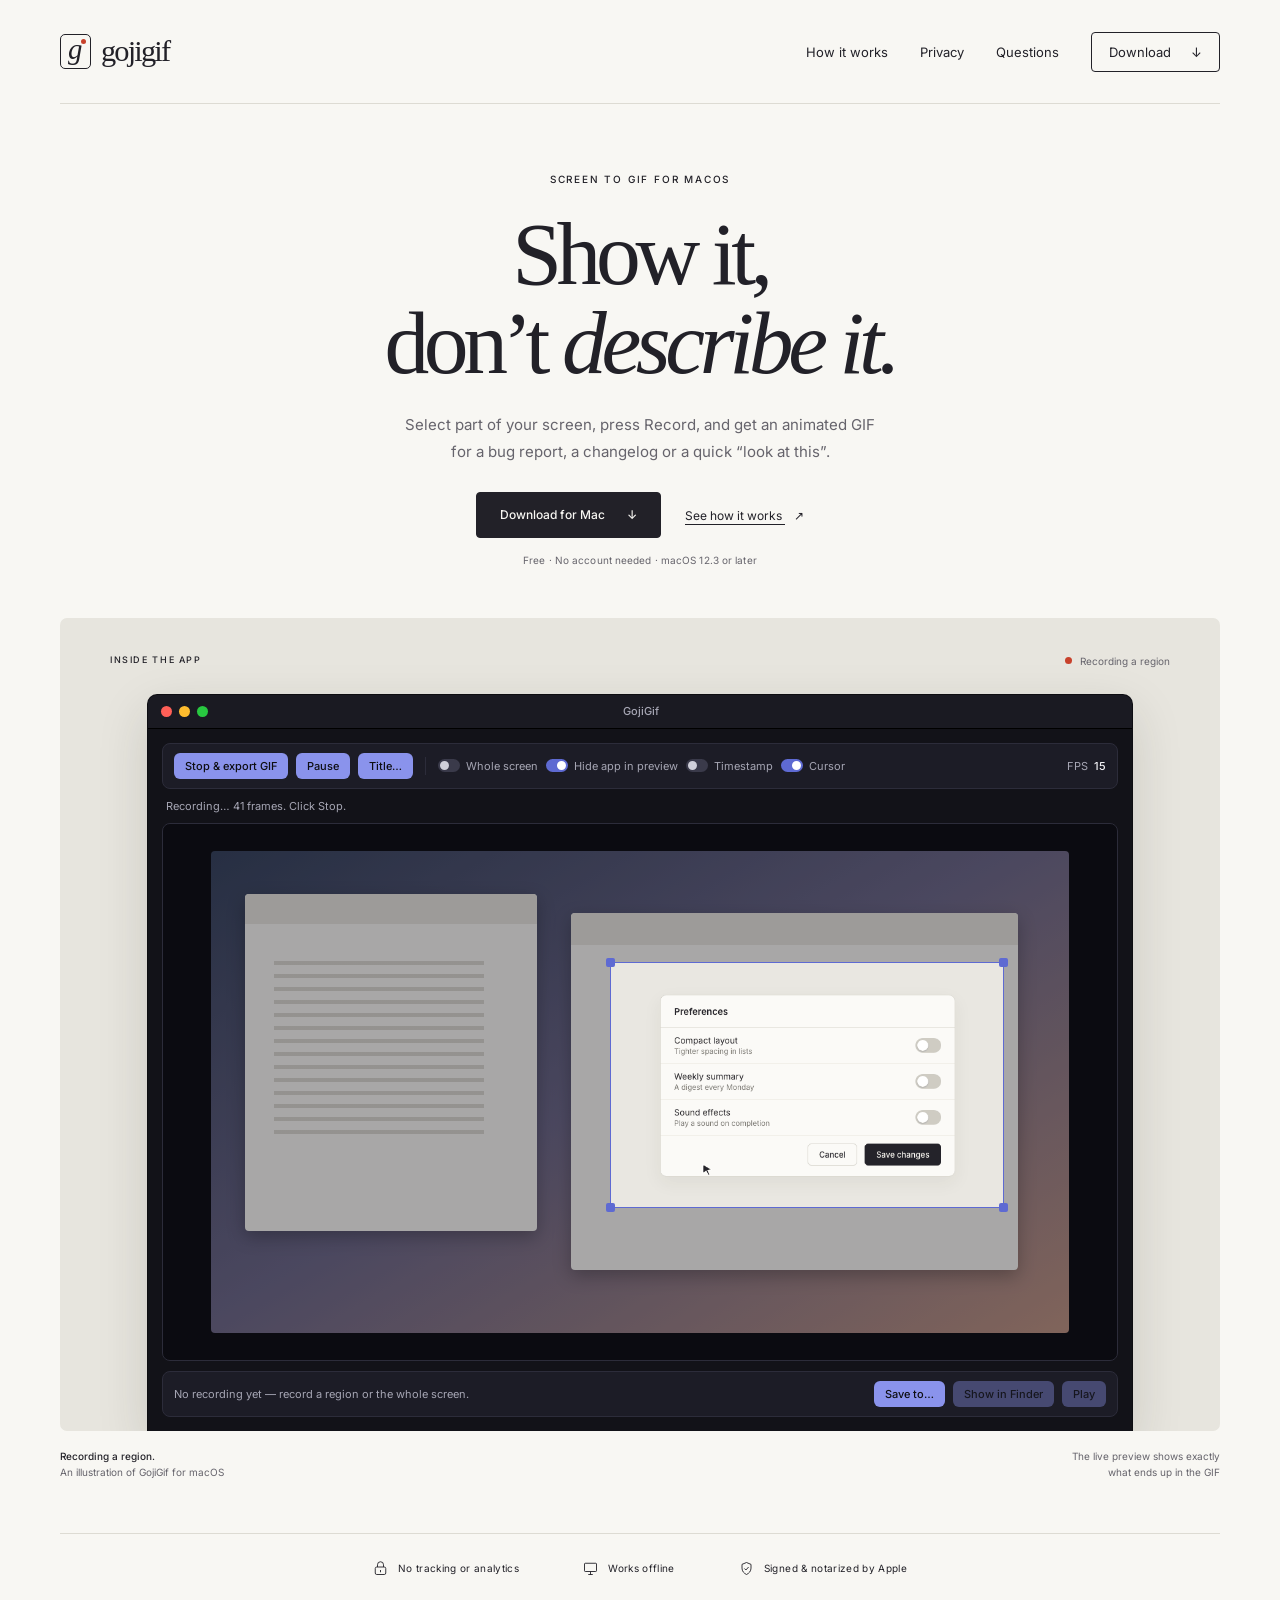
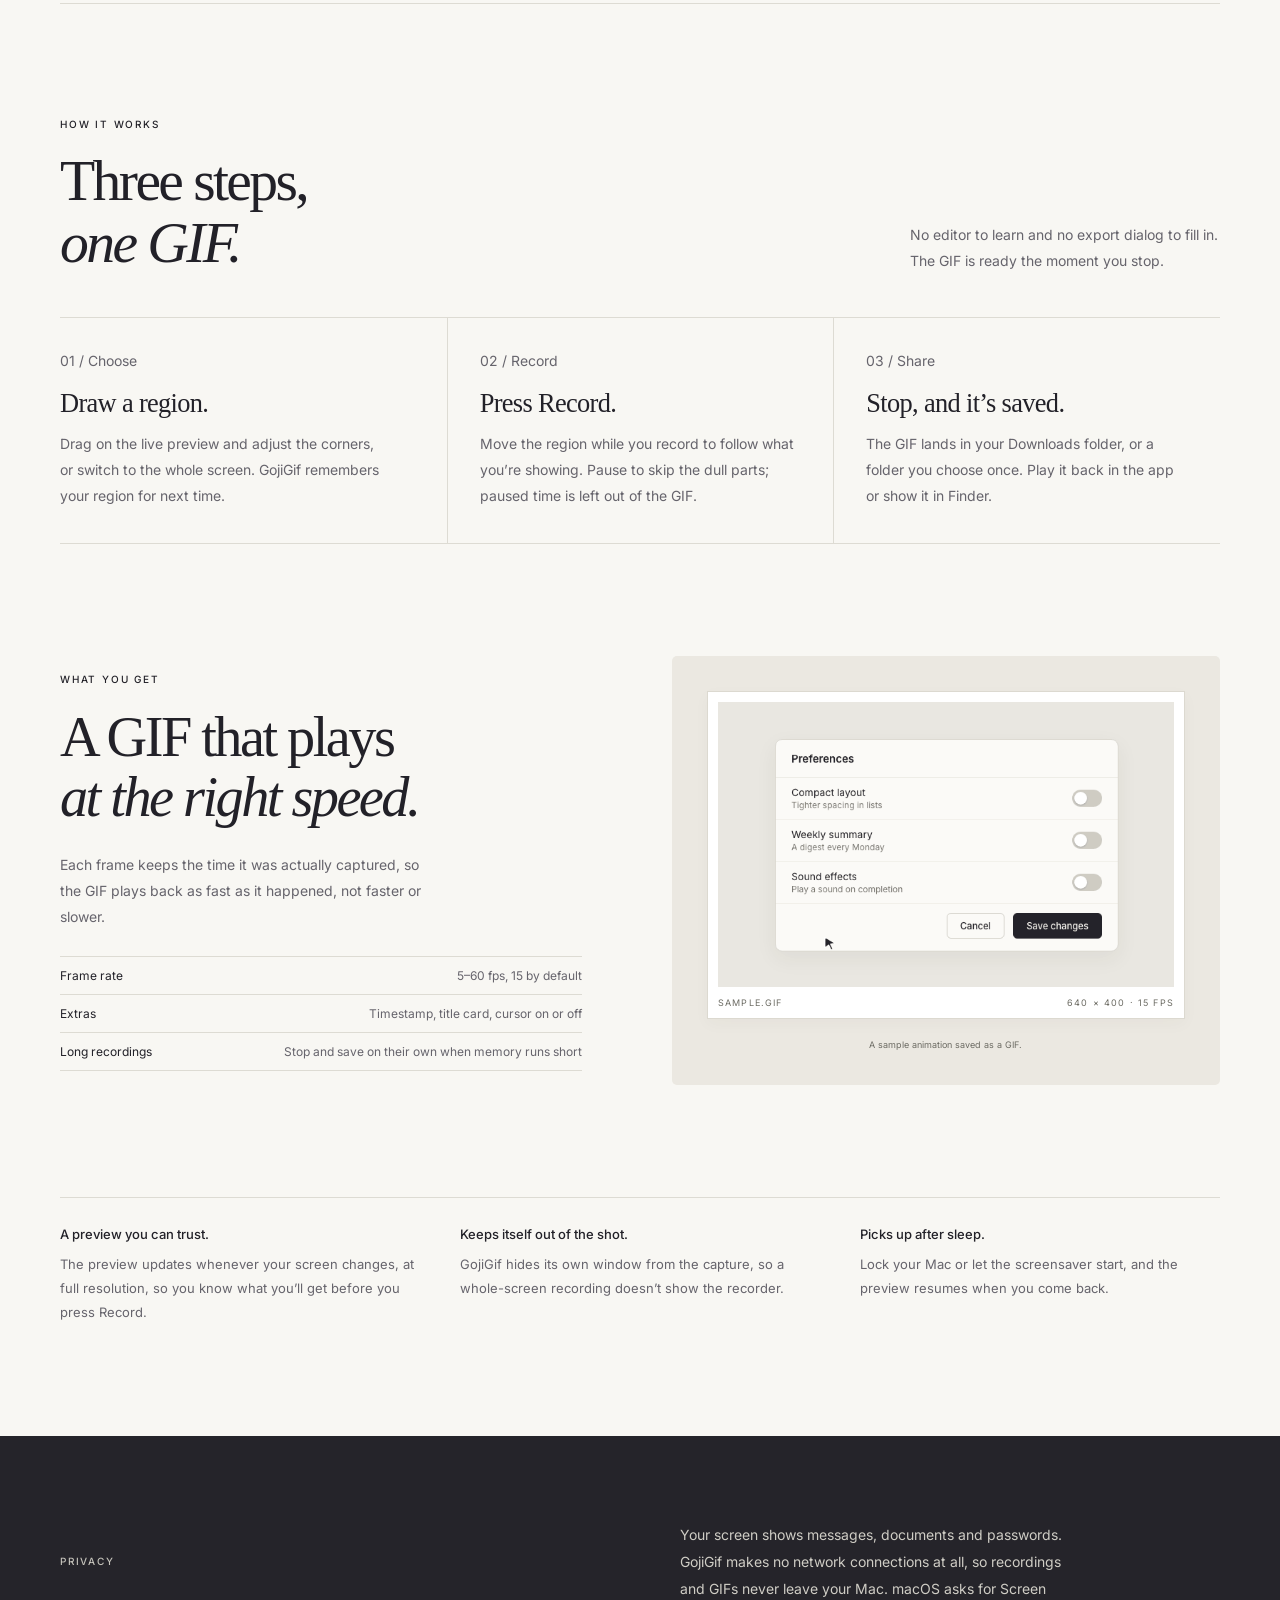
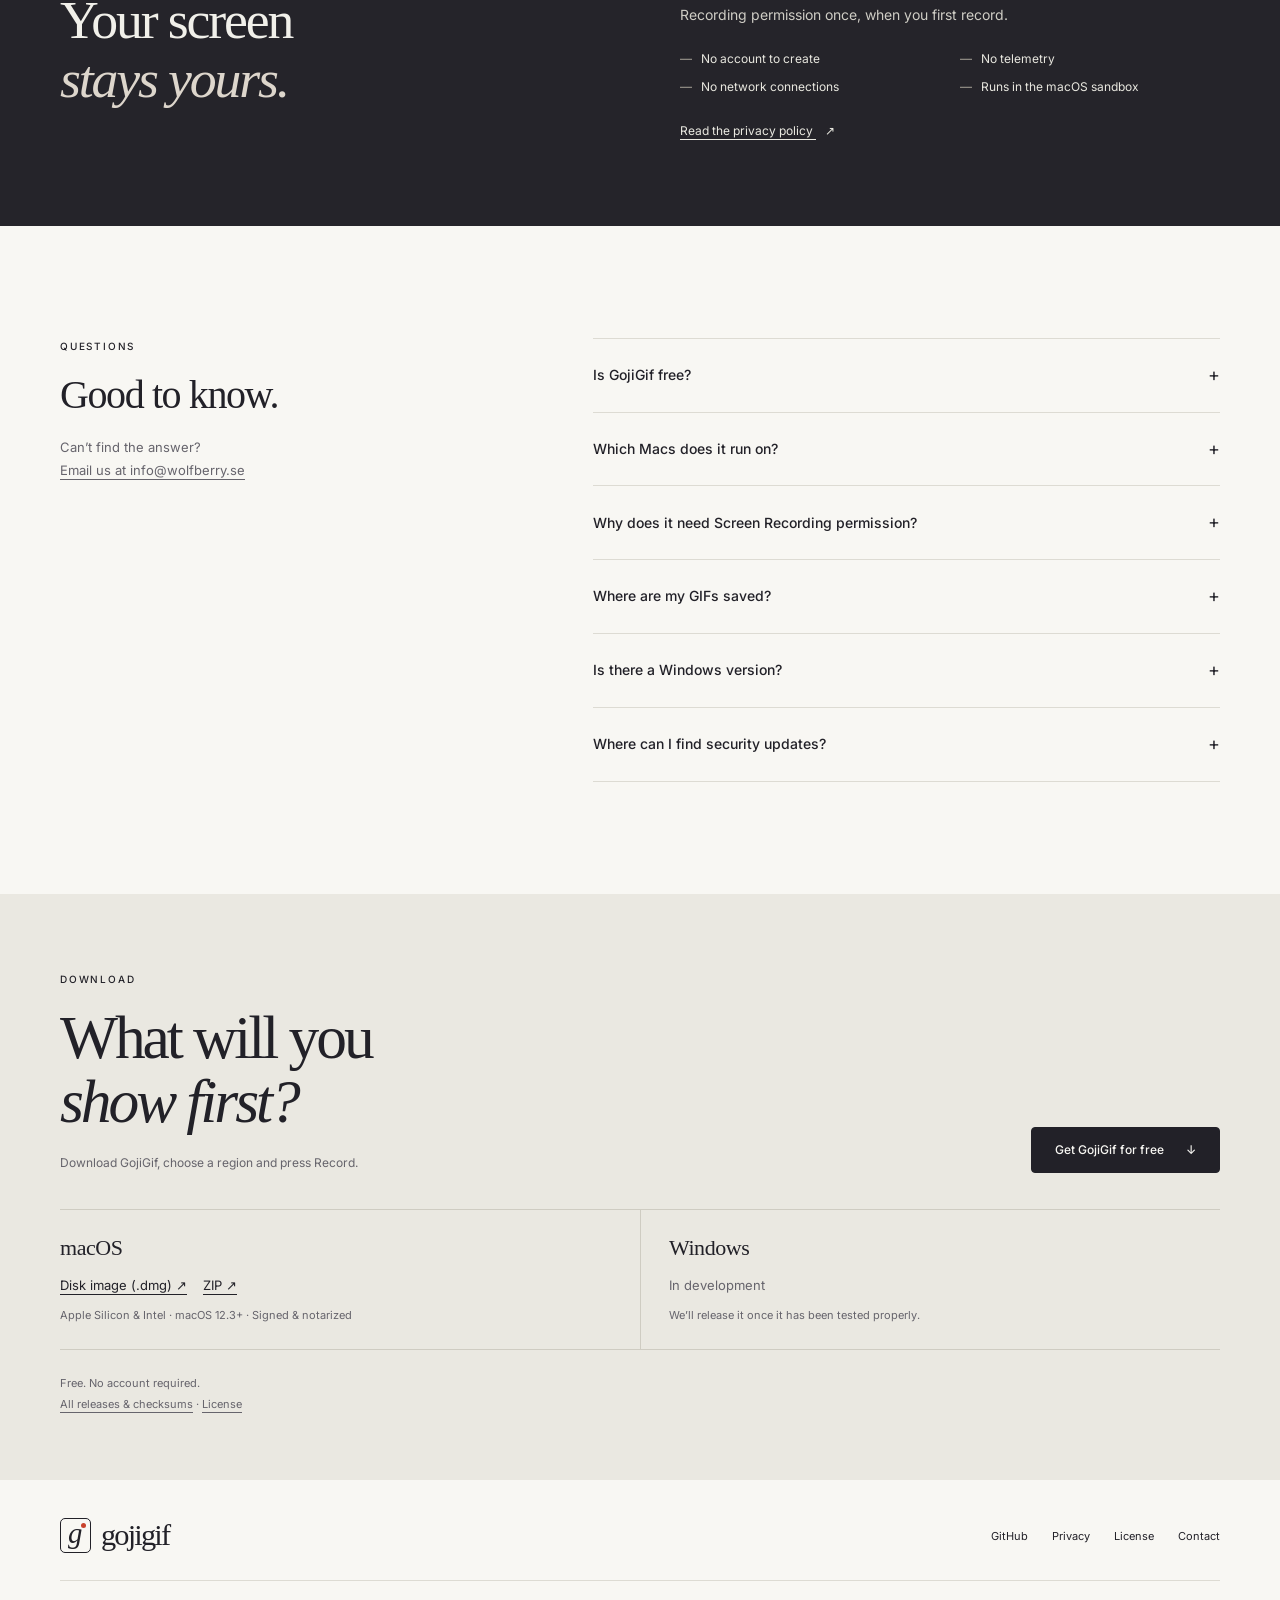
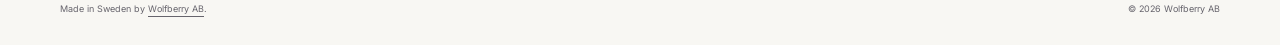
<file: index.html>
<!DOCTYPE html>
<html lang="en">
<head>
  <meta charset="UTF-8">
  <meta name="viewport" content="width=device-width, initial-scale=1">
  <meta http-equiv="Content-Security-Policy" content="default-src 'self'; script-src 'self'; style-src 'self'; font-src 'self'; img-src 'self' data:; connect-src 'self' https://api.github.com; base-uri 'self'; form-action 'self'; object-src 'none'">
  <meta name="referrer" content="strict-origin-when-cross-origin">
  <meta name="theme-color" content="#f8f7f3">
  <title>GojiGif — Record your screen, get a GIF</title>
  <meta name="description" content="GojiGif records a region of your Mac’s screen and saves it as an animated GIF. Live preview, pause and resume, a movable selection. Free, no account, and nothing leaves your computer.">
  <link rel="canonical" href="https://gojigif.wolfberry.se/"> <!-- nosemgrep: html.security.audit.missing-integrity.missing-integrity -- a canonical URL is not a fetched resource -->
  <link rel="icon" href="assets/favicon.svg" type="image/svg+xml">
  <link rel="stylesheet" href="assets/site.css">
  <link rel="preload" href="assets/fonts/inter-latin-400-normal.woff2" as="font" type="font/woff2" crossorigin>
  <meta property="og:type" content="website">
  <meta property="og:title" content="GojiGif — Record your screen, get a GIF">
  <meta property="og:description" content="A free screen-to-GIF recorder for macOS. Pick a region, record, and get a GIF. No account, and your recordings stay on your Mac.">
  <meta property="og:url" content="https://gojigif.wolfberry.se/">
  <meta property="og:image" content="https://gojigif.wolfberry.se/assets/social.png">
  <meta property="og:image:width" content="1200">
  <meta property="og:image:height" content="630">
  <meta property="og:image:alt" content="GojiGif recording a selected region of the screen on macOS.">
  <meta name="twitter:card" content="summary_large_image">
  <meta name="twitter:title" content="GojiGif — Record your screen, get a GIF">
  <meta name="twitter:description" content="A free screen-to-GIF recorder for macOS. Pick a region, record, and get a GIF. No account, and your recordings stay on your Mac.">
  <meta name="twitter:image" content="https://gojigif.wolfberry.se/assets/social.png">
  <meta name="twitter:image:alt" content="GojiGif recording a selected region of the screen on macOS.">
  <script src="assets/site.js" defer></script>
</head>
<body>
  <a class="skip-link" href="#main">Skip to content</a>
  <header class="site-header wrap">
    <a class="wordmark" href="#" aria-label="GojiGif home"><span class="wordmark-mark" aria-hidden="true">g</span>gojigif</a>
    <nav class="header-links" aria-label="Main navigation">
      <a class="desktop-link" href="#how">How it works</a>
      <a class="desktop-link" href="#privacy">Privacy</a>
      <a href="#faq">Questions</a>
      <a class="header-download" href="#download">Download <span aria-hidden="true">↓</span></a>
    </nav>
  </header>

  <main id="main">
    <section class="hero wrap" aria-labelledby="hero-title">
      <p class="eyebrow">Screen to GIF for macOS</p>
      <h1 id="hero-title">Show it,<br>don’t <em>describe it.</em></h1>
      <p class="intro">Select part of your screen, press Record, and get an animated GIF for a bug report, a changelog or a quick “look at this”.</p>
      <div class="hero-actions">
        <a class="button" href="#download" data-primary-download><span>Download for Mac</span><span aria-hidden="true">↓</span></a>
        <a class="text-link" href="#how">See how it works <span aria-hidden="true">↗</span></a>
      </div>
      <p class="hero-note">Free · No account needed · macOS 12.3 or later</p>
    </section>

    <figure class="product-figure wrap">
      <div class="product-stage">
        <div class="stage-heading">
          <p class="eyebrow">Inside the app</p>
          <p class="stage-state"><span class="rec-dot" aria-hidden="true"></span>Recording a region</p>
        </div>
        <div class="app-window" role="img" aria-label="Illustration of the GojiGif window while recording: a toolbar with Stop and export GIF, Pause and Title buttons, switches for whole screen, hiding the app, timestamp and cursor, a frame-rate setting of 15, and a live preview of the screen with the recorded region outlined.">
          <div class="app-titlebar" aria-hidden="true"><i></i><i></i><i></i><span>GojiGif</span></div>
          <div class="app-body" aria-hidden="true">
            <div class="app-toolbar">
              <span class="app-btn">Stop &amp; export GIF</span>
              <span class="app-btn">Pause</span>
              <span class="app-btn minor">Title…</span>
              <span class="app-sep"></span>
              <span class="app-toggle"><b></b>Whole screen</span>
              <span class="app-toggle on"><b></b>Hide app in preview</span>
              <span class="app-toggle optional"><b></b>Timestamp</span>
              <span class="app-toggle on optional"><b></b>Cursor</span>
              <span class="app-fps">FPS <strong>15</strong></span>
            </div>
            <p class="app-status">Recording… 41 frames. Click Stop.</p>
            <div class="app-canvas">
              <div class="desk"><div class="desk-win desk-a"></div><div class="desk-win desk-b"></div></div>
              <div class="selection"><img src="assets/sample.gif" width="640" height="400" alt=""><i></i><i></i><i></i><i></i></div>
            </div>
            <div class="app-footer">
              <span class="path">No recording yet — record a region or the whole screen.</span>
              <span class="app-btn minor">Save to…</span>
              <span class="app-btn" aria-disabled="true">Show in Finder</span>
              <span class="app-btn" aria-disabled="true">Play</span>
            </div>
          </div>
        </div>
      </div>
      <figcaption class="product-caption">
        <span><strong>Recording a region.</strong><br>An illustration of GojiGif for macOS</span>
        <span class="caption-right">The live preview shows exactly<br>what ends up in the GIF</span>
      </figcaption>
    </figure>

    <div class="trust-strip wrap" aria-label="At a glance">
      <p><svg viewBox="0 0 20 20" fill="none" stroke="currentColor" aria-hidden="true"><rect x="3" y="8" width="14" height="10" rx="2"/><path d="M6 8V5a4 4 0 0 1 8 0v3M10 12v3"/></svg>No tracking or analytics</p>
      <p><svg viewBox="0 0 20 20" fill="none" stroke="currentColor" aria-hidden="true"><rect x="2" y="3" width="16" height="11" rx="1"/><path d="M7 18h6M10 14v4"/></svg>Works offline</p>
      <p><svg viewBox="0 0 20 20" fill="none" stroke="currentColor" aria-hidden="true"><path d="M10 2l6 2.5v5c0 4-2.6 7-6 8.5-3.4-1.5-6-4.5-6-8.5v-5z"/><path d="M7.2 10l2 2 3.6-4"/></svg>Signed &amp; notarized by Apple</p>
    </div>

    <section id="how" class="section wrap" aria-labelledby="how-title">
      <div class="section-heading">
        <div>
          <p class="eyebrow">How it works</p>
          <h2 id="how-title">Three steps,<br><em>one GIF.</em></h2>
        </div>
        <p>No editor to learn and no export dialog to fill in. The GIF is ready the moment you stop.</p>
      </div>
      <div class="steps">
        <article class="step">
          <p class="step-number">01 / Choose</p>
          <h3>Draw a region.</h3>
          <p>Drag on the live preview and adjust the corners, or switch to the whole screen. GojiGif remembers your region for next time.</p>
        </article>
        <article class="step">
          <p class="step-number">02 / Record</p>
          <h3>Press Record.</h3>
          <p>Move the region while you record to follow what you’re showing. Pause to skip the dull parts; paused time is left out of the GIF.</p>
        </article>
        <article class="step">
          <p class="step-number">03 / Share</p>
          <h3>Stop, and it’s saved.</h3>
          <p>The GIF lands in your Downloads folder, or a folder you choose once. Play it back in the app or show it in Finder.</p>
        </article>
      </div>

      <div class="output">
        <div class="output-copy">
          <p class="eyebrow">What you get</p>
          <h2>A GIF that plays<br><em>at the right speed.</em></h2>
          <p>Each frame keeps the time it was actually captured, so the GIF plays back as fast as it happened, not faster or slower.</p>
          <ul class="output-facts">
            <li><span>Frame rate</span><span>5–60 fps, 15 by default</span></li>
            <li><span>Extras</span><span>Timestamp, title card, cursor on or off</span></li>
            <li><span>Long recordings</span><span>Stop and save on their own when memory runs short</span></li>
          </ul>
        </div>
        <figure class="gif-art">
          <div class="gif-frame">
            <img src="assets/sample.gif" width="640" height="400" loading="lazy" alt="Example GIF: a pointer turns on a setting in a preferences panel, clicks Save changes, and a confirmation appears.">
            <div class="gif-meta" aria-hidden="true"><span>sample.gif</span><span>640 × 400 · 15 fps</span></div>
          </div>
          <figcaption class="gif-caption">A sample animation saved as a GIF.</figcaption>
        </figure>
      </div>

      <div class="small-features">
        <div><h3>A preview you can trust.</h3><p>The preview updates whenever your screen changes, at full resolution, so you know what you’ll get before you press Record.</p></div>
        <div><h3>Keeps itself out of the shot.</h3><p>GojiGif hides its own window from the capture, so a whole-screen recording doesn’t show the recorder.</p></div>
        <div><h3>Picks up after sleep.</h3><p>Lock your Mac or let the screensaver start, and the preview resumes when you come back.</p></div>
      </div>
    </section>

    <section id="privacy" class="privacy-section" aria-labelledby="privacy-title">
      <div class="privacy-inner wrap">
        <div>
          <p class="eyebrow">Privacy</p>
          <h2 id="privacy-title">Your screen<br><em>stays yours.</em></h2>
        </div>
        <div class="privacy-copy">
          <p>Your screen shows messages, documents and passwords. GojiGif makes no network connections at all, so recordings and GIFs never leave your Mac. macOS asks for Screen Recording permission once, when you first record.</p>
          <ul class="privacy-facts">
            <li>No account to create</li>
            <li>No telemetry</li>
            <li>No network connections</li>
            <li>Runs in the macOS sandbox</li>
          </ul>
          <a class="text-link" href="privacy-policy.html">Read the privacy policy <span aria-hidden="true">↗</span></a>
        </div>
      </div>
    </section>

    <section id="faq" class="section faq-section wrap" aria-labelledby="faq-title">
      <div class="faq-title">
        <p class="eyebrow">Questions</p>
        <h2 id="faq-title">Good to know.</h2>
        <p>Can’t find the answer?<br><a href="mailto:info@wolfberry.se">Email us at info@wolfberry.se</a></p>
      </div>
      <div class="faq-list">
        <details>
          <summary>Is GojiGif free?</summary>
          <p>Yes. There’s no account, trial or subscription, and the app has no paid features.</p>
        </details>
        <details>
          <summary>Which Macs does it run on?</summary>
          <p>Any Mac with macOS 12.3 Monterey or later, on Apple Silicon or Intel. One download covers both. macOS 12.3 is when Apple added the screen-capture technology GojiGif is built on.</p>
        </details>
        <details>
          <summary>Why does it need Screen Recording permission?</summary>
          <p>macOS requires it for any app that reads what’s on screen. GojiGif asks the first time you record, and you can turn it off in System Settings → Privacy &amp; Security → Screen Recording. It asks for nothing else.</p>
        </details>
        <details>
          <summary>Where are my GIFs saved?</summary>
          <p>In your Downloads folder by default. Click <strong>Save to…</strong> to choose another folder; GojiGif remembers it. After each recording, the app tells you which folder the GIF went to.</p>
        </details>
        <details>
          <summary>Is there a Windows version?</summary>
          <p>It’s in development. We’ll release it once it has been tested properly. Follow the <a href="https://github.com/wolfberry-ab/gojigif/releases.atom">release feed</a> to hear when it’s out.</p>
        </details>
        <details id="security">
          <summary>Where can I find security updates?</summary>
          <p>Releases include SHA256 checksums, and macOS builds are signed by Wolfberry AB and notarized by Apple. Follow the <a href="https://github.com/wolfberry-ab/gojigif/security/advisories">security advisories</a> or the <a href="https://github.com/wolfberry-ab/gojigif/releases.atom">release feed</a>. Report a vulnerability to <a href="mailto:security@wolfberry.se">security@wolfberry.se</a>; we aim to acknowledge reports within 72 hours. Machine-readable contact details are in <a href=".well-known/security.txt">security.txt</a>.</p>
        </details>
      </div>
    </section>

    <section id="download" class="download-section" aria-labelledby="download-title">
      <div class="wrap">
        <div class="download-top">
          <div>
            <p class="eyebrow">Download</p>
            <h2 id="download-title">What will you<br><em>show first?</em></h2>
            <p>Download GojiGif, choose a region and press Record.</p>
          </div>
          <a class="button" href="https://github.com/wolfberry-ab/gojigif/releases/latest" data-asset="mac-dmg">Get GojiGif for free <span aria-hidden="true">↓</span></a>
        </div>
        <div class="download-platforms">
          <div class="download-platform">
            <h3>macOS</h3>
            <ul>
              <li><a href="https://github.com/wolfberry-ab/gojigif/releases/latest" data-asset="mac-dmg">Disk image (.dmg) <span aria-hidden="true">↗</span></a></li>
              <li><a href="https://github.com/wolfberry-ab/gojigif/releases/latest" data-asset="mac-zip">ZIP <span aria-hidden="true">↗</span></a></li>
            </ul>
            <p>Apple Silicon &amp; Intel · macOS 12.3+ · Signed &amp; notarized</p>
          </div>
          <div class="download-platform">
            <h3>Windows</h3>
            <ul><li class="soon">In development</li></ul>
            <p>We’ll release it once it has been tested properly.</p>
          </div>
        </div>
        <p class="download-fineprint">Free. No account required.<br><a href="https://github.com/wolfberry-ab/gojigif/releases">All releases &amp; checksums</a> · <a href="https://github.com/wolfberry-ab/gojigif/blob/main/LICENSE">License</a></p>
      </div>
    </section>
  </main>

  <footer class="site-footer wrap">
    <div class="footer-main">
      <a class="wordmark" href="#" aria-label="GojiGif home"><span class="wordmark-mark" aria-hidden="true">g</span>gojigif</a>
      <nav class="footer-links" aria-label="Footer navigation">
        <a href="https://github.com/wolfberry-ab/gojigif">GitHub</a>
        <a href="privacy-policy.html">Privacy</a>
        <a href="https://github.com/wolfberry-ab/gojigif/blob/main/LICENSE">License</a>
        <a href="mailto:info@wolfberry.se">Contact</a>
      </nav>
    </div>
    <div class="footer-bottom">
      <p>Made in Sweden by <a href="https://wolfberry.se">Wolfberry AB</a>.</p>
      <p>© 2026 Wolfberry AB</p>
    </div>
  </footer>
</body>
</html>
</file>
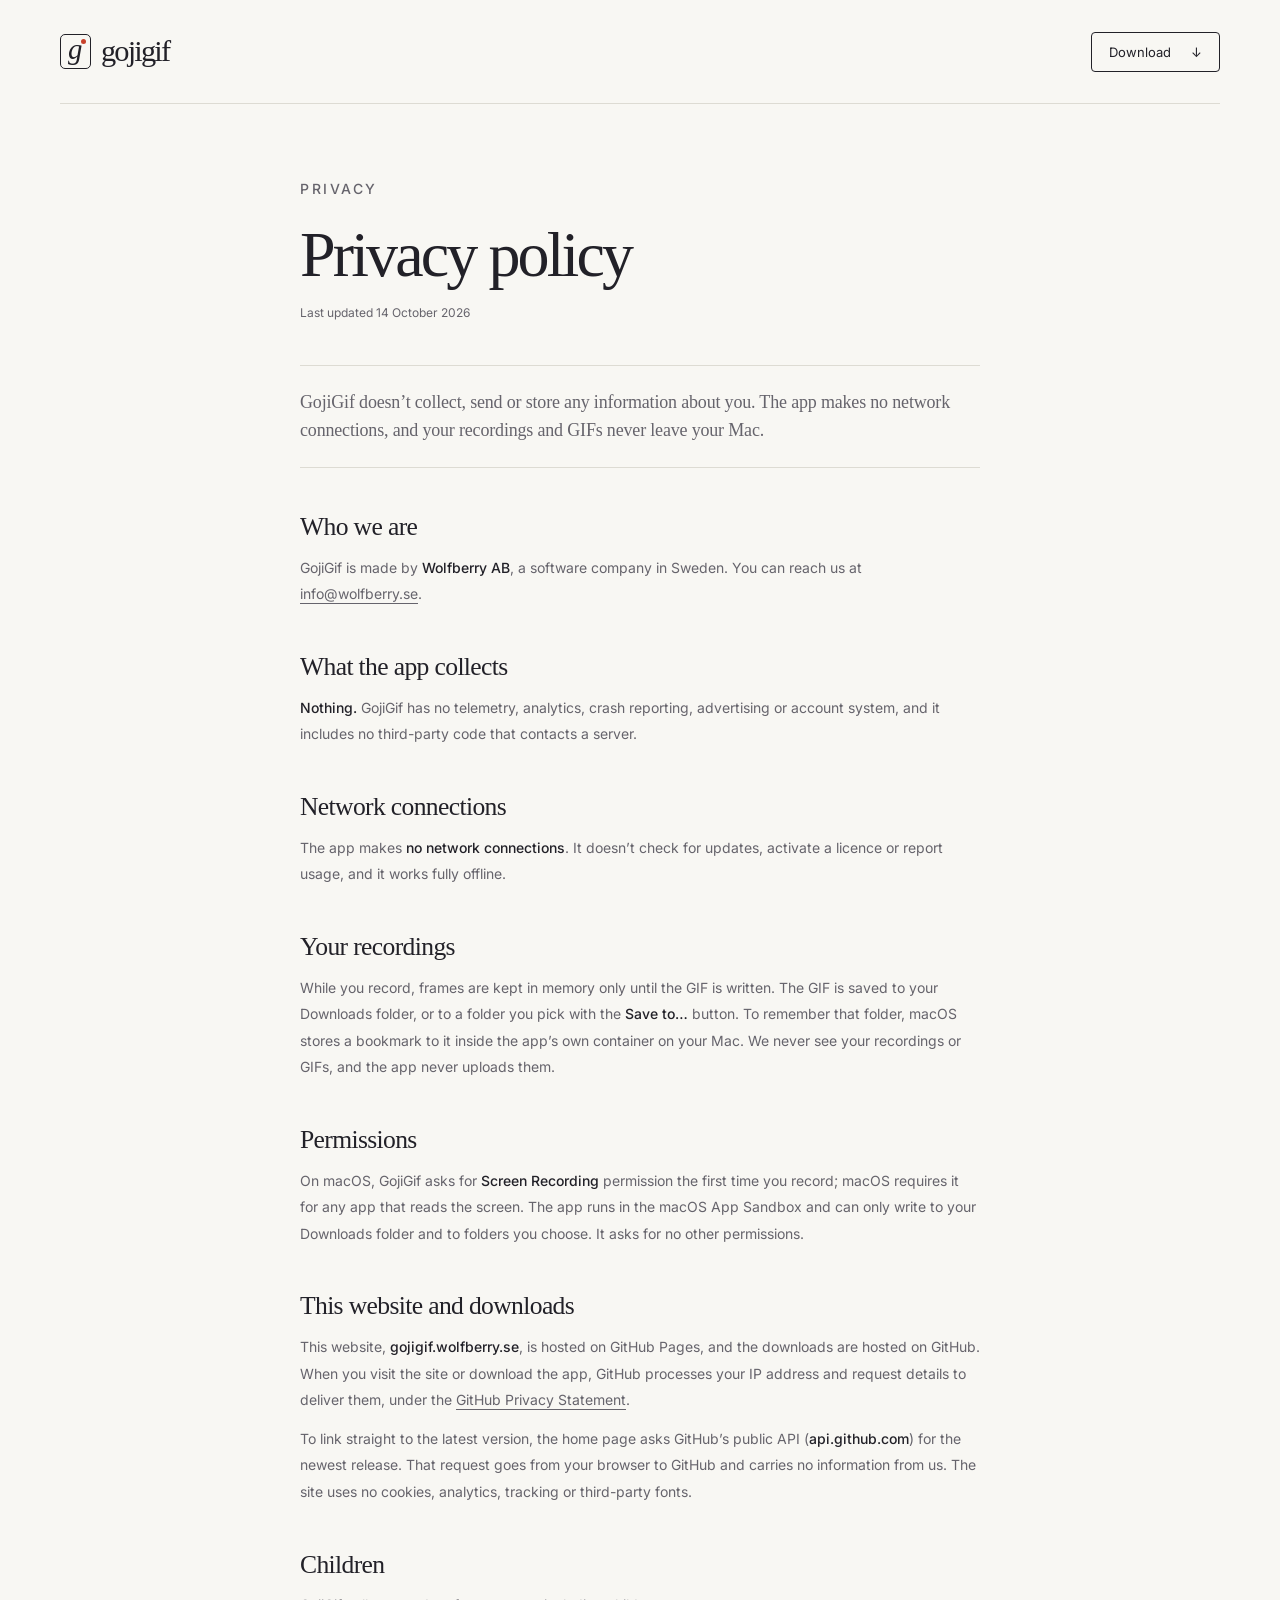
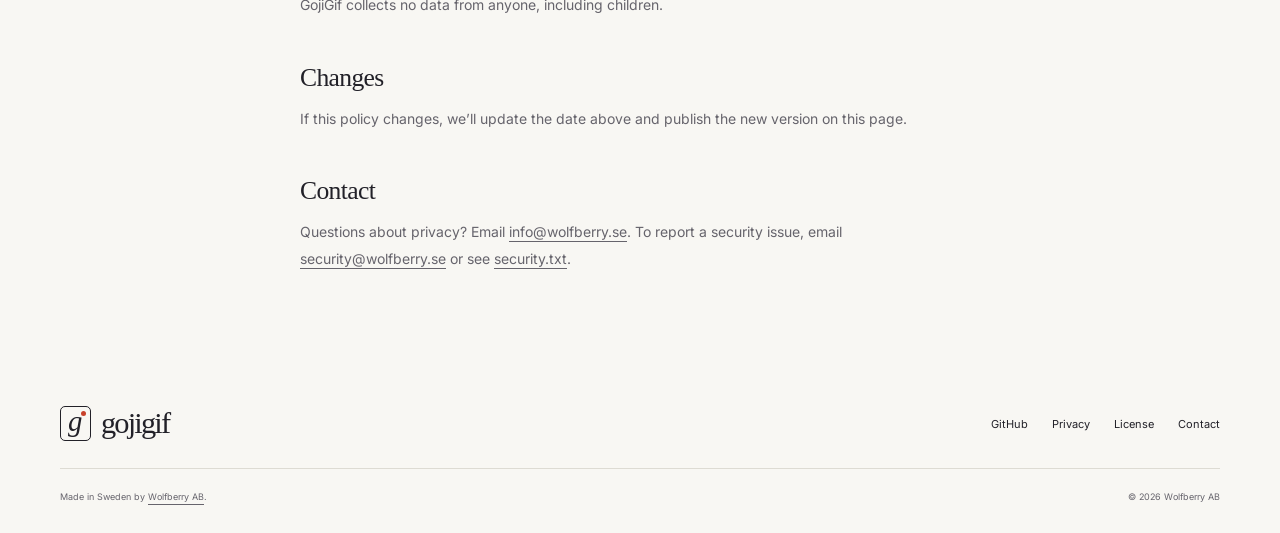
<file: privacy-policy.html>
<!DOCTYPE html>
<html lang="en">
<head>
  <meta charset="UTF-8">
  <meta name="viewport" content="width=device-width, initial-scale=1">
  <meta http-equiv="Content-Security-Policy" content="default-src 'self'; script-src 'none'; style-src 'self'; font-src 'self'; img-src 'self' data:; base-uri 'self'; form-action 'self'; object-src 'none'">
  <meta name="referrer" content="strict-origin-when-cross-origin">
  <meta name="theme-color" content="#f8f7f3">
  <title>Privacy Policy — GojiGif</title>
  <meta name="description" content="GojiGif collects no data. No telemetry, no analytics, no account, and the app makes no network connections. Your recordings stay on your Mac.">
  <link rel="canonical" href="https://gojigif.wolfberry.se/privacy-policy.html"> <!-- nosemgrep: html.security.audit.missing-integrity.missing-integrity -- a canonical URL is not a fetched resource -->
  <link rel="icon" href="assets/favicon.svg" type="image/svg+xml">
  <link rel="stylesheet" href="assets/site.css">
</head>
<body>
  <a class="skip-link" href="#main">Skip to content</a>
  <header class="site-header wrap">
    <a class="wordmark" href="./" aria-label="GojiGif home"><span class="wordmark-mark" aria-hidden="true">g</span>gojigif</a>
    <nav class="header-links" aria-label="Main navigation">
      <a class="header-download" href="./#download">Download <span aria-hidden="true">↓</span></a>
    </nav>
  </header>

  <main id="main" class="legal wrap">
    <p class="eyebrow">Privacy</p>
    <h1>Privacy policy</h1>
    <p class="updated">Last updated 14 October 2026</p>

    <p class="summary">GojiGif doesn’t collect, send or store any information about you. The app makes no network connections, and your recordings and GIFs never leave your Mac.</p>

    <h2>Who we are</h2>
    <p>GojiGif is made by <strong>Wolfberry AB</strong>, a software company in Sweden. You can reach us at <a href="mailto:info@wolfberry.se">info@wolfberry.se</a>.</p>

    <h2>What the app collects</h2>
    <p><strong>Nothing.</strong> GojiGif has no telemetry, analytics, crash reporting, advertising or account system, and it includes no third-party code that contacts a server.</p>

    <h2>Network connections</h2>
    <p>The app makes <strong>no network connections</strong>. It doesn’t check for updates, activate a licence or report usage, and it works fully offline.</p>

    <h2>Your recordings</h2>
    <p>While you record, frames are kept in memory only until the GIF is written. The GIF is saved to your Downloads folder, or to a folder you pick with the <strong>Save to…</strong> button. To remember that folder, macOS stores a bookmark to it inside the app’s own container on your Mac. We never see your recordings or GIFs, and the app never uploads them.</p>

    <h2>Permissions</h2>
    <p>On macOS, GojiGif asks for <strong>Screen Recording</strong> permission the first time you record; macOS requires it for any app that reads the screen. The app runs in the macOS App Sandbox and can only write to your Downloads folder and to folders you choose. It asks for no other permissions.</p>

    <h2>This website and downloads</h2>
    <p>This website, <strong>gojigif.wolfberry.se</strong>, is hosted on GitHub Pages, and the downloads are hosted on GitHub. When you visit the site or download the app, GitHub processes your IP address and request details to deliver them, under the <a href="https://docs.github.com/site-policy/privacy-policies/github-privacy-statement">GitHub Privacy Statement</a>.</p>
    <p>To link straight to the latest version, the home page asks GitHub’s public API (<strong>api.github.com</strong>) for the newest release. That request goes from your browser to GitHub and carries no information from us. The site uses no cookies, analytics, tracking or third-party fonts.</p>

    <h2>Children</h2>
    <p>GojiGif collects no data from anyone, including children.</p>

    <h2>Changes</h2>
    <p>If this policy changes, we’ll update the date above and publish the new version on this page.</p>

    <h2>Contact</h2>
    <p>Questions about privacy? Email <a href="mailto:info@wolfberry.se">info@wolfberry.se</a>. To report a security issue, email <a href="mailto:security@wolfberry.se">security@wolfberry.se</a> or see <a href=".well-known/security.txt">security.txt</a>.</p>
  </main>

  <footer class="site-footer wrap">
    <div class="footer-main">
      <a class="wordmark" href="./" aria-label="GojiGif home"><span class="wordmark-mark" aria-hidden="true">g</span>gojigif</a>
      <nav class="footer-links" aria-label="Footer navigation">
        <a href="https://github.com/wolfberry-ab/gojigif">GitHub</a>
        <a href="privacy-policy.html">Privacy</a>
        <a href="https://github.com/wolfberry-ab/gojigif/blob/main/LICENSE">License</a>
        <a href="mailto:info@wolfberry.se">Contact</a>
      </nav>
    </div>
    <div class="footer-bottom">
      <p>Made in Sweden by <a href="https://wolfberry.se">Wolfberry AB</a>.</p>
      <p>© 2026 Wolfberry AB</p>
    </div>
  </footer>
</body>
</html>
</file>
<file: assets/site.css>
@font-face {
  font-family: Inter;
  font-style: normal;
  font-weight: 400;
  font-display: swap;
  src: url('fonts/inter-latin-400-normal.woff2') format('woff2');
}
@font-face {
  font-family: Inter;
  font-style: normal;
  font-weight: 500;
  font-display: swap;
  src: url('fonts/inter-latin-500-normal.woff2') format('woff2');
}
@font-face {
  font-family: Inter;
  font-style: normal;
  font-weight: 600;
  font-display: swap;
  src: url('fonts/inter-latin-600-normal.woff2') format('woff2');
}

:root {
  color-scheme: light;
  --paper: #f8f7f3;
  --ink: #222128;
  --muted: #66646c;
  --line: #dddbd3;
  --wash: #eeede7;
  --goji: #c8412b;        /* recording red — used sparingly */
  /* The app's own palette (src/app/GojiGif/Resources/Styles/Colors.xaml), so the
     illustration matches what people will see after they install. */
  --app-bg: #121218;
  --app-surface: #1c1c26;
  --app-stroke: #2c2c3a;
  --app-on: #f2f2f6;
  --app-muted: #a6a6b4;
  --app-accent: #5e6ad2;
  --app-button: #8a93ec;   /* PrimaryDark: buttons in the app's dark theme */
  --serif: 'Iowan Old Style', 'Palatino Linotype', 'Book Antiqua', Georgia, serif;
  --sans: Inter, -apple-system, BlinkMacSystemFont, 'Segoe UI', sans-serif;
}

* { box-sizing: border-box; }
html { scroll-behavior: smooth; scroll-padding-top: 28px; }
body { margin: 0; background: var(--paper); color: var(--ink); font-family: var(--sans); -webkit-font-smoothing: antialiased; }
button { font: inherit; color: inherit; cursor: pointer; }
button, a { -webkit-tap-highlight-color: transparent; }
a { color: inherit; text-decoration-thickness: 1px; text-underline-offset: 4px; }
img, svg { display: block; max-width: 100%; }
figure, p, h1, h2, h3 { margin: 0; }
::selection { background: #e3dcd2; color: var(--ink); }
:focus-visible { outline: 2px solid var(--ink); outline-offset: 5px; }
[hidden] { display: none !important; }
.wrap { width: min(1160px, calc(100% - 96px)); margin-inline: auto; }
.eyebrow { font-size: .625rem; font-weight: 500; letter-spacing: .18em; line-height: 1.6; text-transform: uppercase; }
.skip-link { position: absolute; left: 24px; top: -80px; padding: 14px 20px; background: var(--ink); color: var(--paper); z-index: 20; }
.skip-link:focus { top: 16px; }

/* ---- header ------------------------------------------------------------- */
.site-header { min-height: 104px; display: flex; align-items: center; justify-content: space-between; border-bottom: 1px solid var(--line); gap: 32px; }
.wordmark { display: inline-flex; align-items: center; gap: 10px; text-decoration: none; font-family: var(--serif); font-size: 1.9rem; letter-spacing: -.06em; line-height: 1; }
.wordmark-mark { position: relative; font-family: var(--serif); font-style: italic; font-size: 1.8rem; border: 1px solid currentColor; border-radius: 5px; width: 31px; height: 35px; line-height: 29px; text-align: center; padding-right: 3px; letter-spacing: -.08em; }
.wordmark-mark::after { content: ''; position: absolute; top: 4px; right: 4px; width: 5px; height: 5px; border-radius: 50%; background: var(--goji); }
.header-links { display: flex; align-items: center; gap: 32px; font-size: .8125rem; }
.header-links a { text-decoration: none; }
.header-links a:hover { text-decoration: underline; }
.header-links .header-download { border: 1px solid var(--ink); padding: 11px 17px; border-radius: 4px; }
.header-download span { margin-left: 16px; }

/* ---- hero --------------------------------------------------------------- */
.hero { padding-block: 67px 52px; text-align: center; }
.hero h1 { font-family: var(--serif); font-weight: 400; font-size: clamp(4.1rem, 7vw, 6.5rem); line-height: .99; letter-spacing: -.06em; margin: 23px 0 24px; }
.hero h1 em { font-weight: 400; }
.hero .intro { font-size: .9375rem; line-height: 1.8; color: var(--muted); max-width: 470px; margin-inline: auto; }
.hero-actions { display: flex; align-items: center; justify-content: center; gap: 24px; margin-top: 27px; }
.button { display: inline-flex; align-items: center; justify-content: center; gap: 22px; min-height: 46px; padding: 13px 23px; border-radius: 4px; font-size: .75rem; font-weight: 500; line-height: 1.5; text-decoration: none; border: 1px solid var(--ink); background: var(--ink); color: var(--paper); transition: background-color .15s ease, transform .15s ease; }
.button:hover { background: #3d3c44; transform: translateY(-1px); }
.text-link { font-size: .75rem; line-height: 1.6; }
.text-link span { display: inline-block; margin-left: 9px; }
.hero-note { font-size: .625rem; color: var(--muted); margin-top: 16px; letter-spacing: .01em; }

/* ---- product illustration (the app window, drawn in HTML) --------------- */
.product-stage { background: #e7e5de; padding: 35px 50px 0; border-radius: 7px; overflow: hidden; }
.stage-heading { display: flex; justify-content: space-between; align-items: center; gap: 20px; margin-bottom: 26px; }
.stage-heading .eyebrow { font-size: .5625rem; }
.stage-heading .stage-state { display: inline-flex; align-items: center; gap: 8px; font-size: .625rem; color: var(--muted); }
.rec-dot { width: 7px; height: 7px; border-radius: 50%; background: var(--goji); animation: rec 1.2s ease-in-out infinite; }
@keyframes rec { 50% { opacity: .25; } }

.app-window { max-width: 986px; margin: 0 auto; background: var(--app-bg); color: var(--app-on); border-radius: 10px 10px 0 0; border: 1px solid #00000040; border-bottom: 0; box-shadow: 0 18px 50px #2a271f26; overflow: hidden; font-size: 11px; }
.app-titlebar { height: 34px; display: flex; align-items: center; gap: 7px; padding: 0 13px; border-bottom: 1px solid #000; background: #1a1a22; }
.app-titlebar i { width: 11px; height: 11px; border-radius: 50%; background: #ff5f57; }
.app-titlebar i:nth-child(2) { background: #febc2e; }
.app-titlebar i:nth-child(3) { background: #28c840; }
.app-titlebar span { flex: 1; text-align: center; margin-right: 52px; color: var(--app-muted); font-weight: 500; }
.app-body { padding: 14px; display: grid; grid-template-columns: minmax(0, 1fr); gap: 10px; }
.app-toolbar { display: flex; align-items: center; gap: 8px; flex-wrap: wrap; background: var(--app-surface); border: 1px solid var(--app-stroke); border-radius: 8px; padding: 9px 11px; }
.app-btn { padding: 6px 11px; border-radius: 6px; background: var(--app-button); color: #0e0e12; font-weight: 500; white-space: nowrap; }
.app-btn[aria-disabled='true'] { opacity: .38; }
.app-sep { width: 1px; height: 18px; background: var(--app-stroke); margin-inline: 4px; }
.app-toggle { display: inline-flex; align-items: center; gap: 6px; color: var(--app-muted); white-space: nowrap; }
.app-toggle b { width: 22px; height: 13px; border-radius: 7px; background: #3a3a4a; position: relative; }
.app-toggle b::after { content: ''; position: absolute; top: 2px; left: 2px; width: 9px; height: 9px; border-radius: 50%; background: #d0d0da; }
.app-toggle.on b { background: var(--app-accent); }
.app-toggle.on b::after { left: 11px; background: #fff; }
.app-fps { margin-left: auto; display: inline-flex; align-items: center; gap: 6px; color: var(--app-muted); }
.app-fps strong { color: var(--app-on); font-weight: 500; }
.app-status { color: var(--app-muted); padding-inline: 4px; display: flex; align-items: center; gap: 7px; }
.app-canvas { position: relative; aspect-ratio: 16 / 9; background: #0c0c11; border: 1px solid var(--app-stroke); border-radius: 8px; overflow: hidden; }
/* An abstract desktop: wallpaper and two windows, no real content. */
.desk { position: absolute; inset: 5%; border-radius: 4px; background: linear-gradient(150deg, #34405a 0%, #6a6585 48%, #b98f7e 100%); overflow: hidden; }
.desk-win { position: absolute; background: #f3f2ee; border-radius: 4px; box-shadow: 0 6px 18px #0004; }
.desk-win::before { content: ''; position: absolute; left: 0; right: 0; top: 0; height: 9%; background: #e2e0da; border-radius: 4px 4px 0 0; }
.desk-a { left: 4%; top: 9%; width: 34%; height: 70%; }
.desk-a::after { content: ''; position: absolute; left: 10%; right: 18%; top: 20%; height: 52%; background: repeating-linear-gradient(#c9c6bd 0 4px, transparent 4px 13px); opacity: .7; }
.desk-b { left: 42%; top: 13%; width: 52%; height: 74%; }
/* 41% of the width at the canvas's 16:9 = the GIF's own 16:10, so nothing is cropped. */
.selection { position: absolute; left: 47%; top: 26%; width: 41%; height: 45.55%; outline: 1.5px solid var(--app-accent); background: #5e6ad21a; box-shadow: 0 0 0 999px #0c0c1152; }
.selection img { width: 100%; height: 100%; object-fit: cover; }
.selection i { position: absolute; width: 9px; height: 9px; background: var(--app-accent); border-radius: 2px; }
.selection i:nth-of-type(1) { left: -5px; top: -5px; }
.selection i:nth-of-type(2) { right: -5px; top: -5px; }
.selection i:nth-of-type(3) { left: -5px; bottom: -5px; }
.selection i:nth-of-type(4) { right: -5px; bottom: -5px; }
.app-footer { display: flex; align-items: center; gap: 8px; background: var(--app-surface); border: 1px solid var(--app-stroke); border-radius: 8px; padding: 9px 11px; }
.app-footer .path { flex: 1; min-width: 0; color: var(--app-muted); overflow: hidden; text-overflow: ellipsis; white-space: nowrap; }

.product-caption { display: flex; justify-content: space-between; gap: 24px; padding: 17px 0; font-size: .625rem; color: var(--muted); line-height: 1.6; }
.product-caption strong { color: var(--ink); font-weight: 500; }
.product-caption .caption-right { text-align: right; }
.trust-strip { padding-block: 27px; display: flex; justify-content: center; gap: 64px; border-block: 1px solid var(--line); margin-top: 36px; }
.trust-strip p { font-size: .625rem; letter-spacing: .035em; display: flex; align-items: center; gap: 10px; }
.trust-strip svg { width: 15px; height: 15px; stroke-width: 1.2; }

/* ---- sections ----------------------------------------------------------- */
.section { padding-block: 112px; }
.section-heading { display: flex; justify-content: space-between; align-items: flex-end; gap: 48px; margin-bottom: 43px; }
.section-heading h2 { font-family: var(--serif); font-size: clamp(2.5rem, 4.5vw, 4rem); font-weight: 400; letter-spacing: -.045em; line-height: 1.08; margin-top: 18px; }
.section-heading > p { max-width: 310px; font-size: .875rem; line-height: 1.85; color: var(--muted); }

.steps { display: grid; grid-template-columns: repeat(3, 1fr); border-block: 1px solid var(--line); counter-reset: step; }
.step { padding: 30px 32px 34px 0; }
.step + .step { padding-left: 32px; border-left: 1px solid var(--line); }
.step-number { font-size: .625rem; color: var(--muted); margin-bottom: 14px; }
.step h3 { font: 400 1.65rem/1.2 var(--serif); letter-spacing: -.025em; margin-bottom: 12px; }
.step p { font-size: .875rem; line-height: 1.85; color: var(--muted); max-width: 320px; }

.output { display: grid; grid-template-columns: 1fr 1.05fr; gap: 90px; align-items: center; margin-top: 112px; }
.output-copy h2 { font: 400 clamp(2.6rem, 4.4vw, 3.9rem)/1.08 var(--serif); letter-spacing: -.045em; margin: 20px 0 24px; }
.output-copy > p:not(.eyebrow) { font-size: .875rem; color: var(--muted); line-height: 1.85; max-width: 380px; }
.output-facts { list-style: none; padding: 0; margin: 26px 0 0; border-top: 1px solid var(--line); }
.output-facts li { display: flex; justify-content: space-between; gap: 20px; font-size: .75rem; padding-block: 11px; border-bottom: 1px solid var(--line); }
.output-facts span:last-child { color: var(--muted); text-align: right; }
.gif-art { background: #ebe8e1; padding: 35px; border-radius: 5px; }
.gif-frame { background: #fff; border: 1px solid #dcd9d0; padding: 10px; box-shadow: 0 5px 15px #3c352908; }
.gif-frame img { width: 100%; height: auto; }
.gif-meta { display: flex; justify-content: space-between; gap: 15px; color: #6c6b63; font-size: .5625rem; letter-spacing: .13em; text-transform: uppercase; padding-top: 10px; }
.gif-caption { text-align: center; font-size: .5625rem; color: #6c6b63; margin-top: 20px; }

.small-features { display: grid; grid-template-columns: repeat(3, 1fr); gap: 40px 40px; border-top: 1px solid var(--line); margin-top: 112px; padding-top: 28px; }
.small-features h3 { font-size: .8125rem; font-weight: 500; margin-bottom: 10px; }
.small-features p { font-size: .8125rem; color: var(--muted); line-height: 1.85; }

.privacy-section { background: #25242a; color: #f1f0ea; padding-block: 86px; }
.privacy-inner { display: grid; grid-template-columns: 1fr 1fr; gap: 80px; align-items: center; }
.privacy-section .eyebrow { color: #c5c3bb; }
.privacy-section h2 { font: 400 clamp(2.7rem, 4.2vw, 3.8rem)/1.1 var(--serif); letter-spacing: -.04em; margin-top: 22px; }
.privacy-section h2 em { font-weight: 400; color: #ddd6cc; }
.privacy-copy > p { color: #cfcdc5; font-size: .875rem; line-height: 1.9; max-width: 400px; }
.privacy-facts { list-style: none; padding: 0; margin: 22px 0 25px; display: grid; grid-template-columns: 1fr 1fr; gap: 13px 20px; }
.privacy-facts li { font-size: .75rem; color: #e8e7df; }
.privacy-facts li::before { content: '—'; color: #a9a59a; margin-right: 9px; }
.privacy-section a { color: #ebeae2; }
.privacy-section :focus-visible { outline-color: var(--paper); }

.faq-section { display: grid; grid-template-columns: .85fr 1.15fr; gap: 70px; }
.faq-title h2 { font: 400 2.5rem/1.15 var(--serif); letter-spacing: -.035em; margin: 18px 0; }
.faq-title > p:last-child { font-size: .8125rem; color: var(--muted); line-height: 1.8; }
.faq-list details { border-top: 1px solid var(--line); }
.faq-list details:last-child { border-bottom: 1px solid var(--line); }
.faq-list summary { list-style: none; cursor: pointer; display: flex; justify-content: space-between; align-items: center; gap: 25px; padding-block: 22px; font-size: .875rem; font-weight: 500; line-height: 1.6; }
.faq-list summary::-webkit-details-marker { display: none; }
.faq-list summary::after { content: '+'; font-size: 1.125rem; font-weight: 400; }
.faq-list details[open] summary::after { content: '−'; }
.faq-list details > p { font-size: .8125rem; color: var(--muted); line-height: 1.9; padding: 0 25px 22px 0; }

.download-section { background: #eae8e1; padding-block: 77px 65px; }
.download-top { display: flex; align-items: flex-end; justify-content: space-between; gap: 40px; margin-bottom: 36px; }
.download-top h2 { font: 400 clamp(2.7rem, 4.8vw, 4.5rem)/1.05 var(--serif); letter-spacing: -.05em; margin: 18px 0; }
.download-top p:last-child { color: var(--muted); font-size: .75rem; line-height: 1.8; }
.download-platforms { display: grid; grid-template-columns: repeat(2, 1fr); border-block: 1px solid #cfccc2; }
.download-platform { padding: 25px 28px 25px 0; }
.download-platform + .download-platform { padding-left: 28px; border-left: 1px solid #cfccc2; }
.download-platform h3 { font: 400 1.375rem/1.2 var(--serif); letter-spacing: -.02em; margin-bottom: 12px; }
.download-platform ul { display: flex; flex-wrap: wrap; gap: 10px 16px; padding: 0; list-style: none; margin: 0; }
.download-platform a { font-size: .8125rem; line-height: 1.7; }
.download-platform .soon { font-size: .8125rem; line-height: 1.7; color: var(--muted); }
.download-platform p { margin-top: 11px; font-size: .6875rem; color: var(--muted); line-height: 1.6; }
.download-fineprint { margin-top: 23px; font-size: .6875rem; line-height: 1.9; color: var(--muted); }

.site-footer { padding-block: 38px 28px; }
.footer-main { display: flex; align-items: center; justify-content: space-between; gap: 30px; }
.footer-links { display: flex; gap: 24px; flex-wrap: wrap; }
.footer-links a { font-size: .6875rem; text-decoration: none; }
.footer-links a:hover { text-decoration: underline; }
.footer-bottom { display: flex; justify-content: space-between; gap: 25px; margin-top: 27px; padding-top: 20px; border-top: 1px solid var(--line); color: var(--muted); font-size: .5625rem; line-height: 1.8; }

/* ---- legal pages (privacy policy) --------------------------------------- */
.legal { max-width: 680px; padding-block: 72px 96px; }
.legal h1 { font: 400 clamp(2.8rem, 6vw, 4rem)/1.05 var(--serif); letter-spacing: -.045em; margin: 18px 0 14px; }
.legal .updated { font-size: .75rem; color: var(--muted); margin-bottom: 40px; }
.legal .summary { border-block: 1px solid var(--line); padding-block: 22px; margin-bottom: 18px; font: 1.125rem/1.6 var(--serif); letter-spacing: -.01em; }
.legal h2 { font: 400 1.6rem/1.2 var(--serif); letter-spacing: -.025em; margin: 44px 0 12px; }
.legal p, .legal li { font-size: .875rem; line-height: 1.9; color: var(--muted); }
.legal p + p { margin-top: 12px; }
.legal ul { padding-left: 18px; margin: 10px 0 0; }
.legal strong { color: var(--ink); font-weight: 500; }

/* ---- responsive --------------------------------------------------------- */
@media (min-width: 1600px) {
  .wrap { width: min(1240px, calc(100% - 120px)); }
  .hero { padding-top: 82px; }
}
@media (max-width: 900px) {
  .wrap { width: calc(100% - 64px); }
  .header-links { gap: 24px; }
  .section { padding-block: 80px; }
  .section-heading { gap: 35px; }
  .section-heading > p { max-width: 240px; }
  .product-stage { padding-inline: 28px; }
  .trust-strip { gap: 30px; }
  .app-window { font-size: 10px; }
  .app-toggle.optional { display: none; }
  .step { padding-right: 22px; }
  .step + .step { padding-left: 22px; }
  .output { gap: 45px; margin-top: 80px; }
  .gif-art { padding: 25px; }
  .small-features { margin-top: 80px; }
  .privacy-inner { gap: 45px; }
  .privacy-facts { grid-template-columns: 1fr; }
  .faq-section { gap: 45px; }
}
@media (max-width: 640px) {
  html { scroll-padding-top: 20px; }
  .wrap { width: calc(100% - 40px); }
  .site-header { min-height: 80px; gap: 20px; }
  .wordmark { font-size: 1.65rem; }
  .wordmark-mark { width: 27px; height: 31px; font-size: 1.55rem; line-height: 25px; }
  .header-links { gap: 17px; font-size: .6875rem; }
  .header-links .desktop-link { display: none; }
  .header-links .header-download { padding: 9px 12px; }
  .header-download span { margin-left: 7px; }
  .hero { padding-block: 48px 35px; }
  .hero h1 { font-size: clamp(3.3rem, 13vw, 4.6rem); margin-block: 21px; }
  .hero .intro { font-size: .8125rem; max-width: 300px; }
  .hero-actions { gap: 19px; margin-top: 25px; }
  .button { padding-inline: 17px; font-size: .6875rem; min-height: 45px; gap: 14px; }
  .text-link { font-size: .6875rem; }
  .hero-note { font-size: .5625rem; }
  .product-stage { padding: 19px 12px 0; }
  .stage-heading { margin-bottom: 17px; }
  .stage-heading .eyebrow { font-size: .5rem; letter-spacing: .08em; }
  .app-window { font-size: 8.5px; border-radius: 7px 7px 0 0; }
  .app-titlebar { height: 24px; gap: 5px; padding-inline: 9px; }
  .app-titlebar i { width: 8px; height: 8px; }
  .app-titlebar span { margin-right: 30px; }
  .app-body { padding: 8px; gap: 7px; }
  .app-toolbar, .app-footer { padding: 6px 7px; gap: 5px; border-radius: 6px; }
  .app-btn { padding: 4px 7px; }
  .app-sep, .app-toggle, .app-btn.minor { display: none; }
  .app-canvas { border-radius: 6px; }
  .selection i { width: 6px; height: 6px; }
  .selection i:nth-of-type(odd) { left: -3px; }
  .selection i:nth-of-type(even) { right: -3px; }
  .selection i:nth-of-type(-n+2) { top: -3px; }
  .selection i:nth-of-type(n+3) { bottom: -3px; }
  .product-caption { padding-block: 13px; font-size: .5625rem; gap: 20px; }
  .product-caption .caption-right { max-width: 150px; }
  .trust-strip { margin-top: 23px; padding-block: 23px; display: grid; grid-template-columns: 1fr 1fr; gap: 17px 20px; }
  .trust-strip p { font-size: .5625rem; gap: 8px; }
  .trust-strip p:last-child { grid-column: 1 / -1; justify-self: center; }
  .section { padding-block: 68px; }
  .section-heading { display: block; margin-bottom: 30px; }
  .section-heading h2 { font-size: 2.7rem; }
  .section-heading > p { max-width: 330px; margin-top: 20px; }
  .steps { grid-template-columns: 1fr; }
  .step, .step + .step { padding: 24px 0; border-left: 0; }
  .step + .step { border-top: 1px solid var(--line); }
  .step h3 { font-size: 1.5rem; }
  .output { grid-template-columns: 1fr; gap: 32px; margin-top: 68px; }
  .output-copy h2 { font-size: 2.8rem; }
  .gif-art { padding: 18px; }
  .small-features { grid-template-columns: 1fr; gap: 25px; margin-top: 60px; }
  .privacy-section { padding-block: 62px; }
  .privacy-inner { grid-template-columns: 1fr; gap: 30px; }
  .privacy-section h2 { font-size: 2.9rem; }
  .privacy-facts { grid-template-columns: 1fr 1fr; gap: 15px 10px; }
  .privacy-facts li { font-size: .625rem; }
  .faq-section { grid-template-columns: 1fr; gap: 28px; }
  .faq-title h2 { font-size: 2.4rem; }
  .faq-list summary { min-height: 64px; }
  .download-section { padding-block: 58px 40px; }
  .download-top { display: block; margin-bottom: 29px; }
  .download-top h2 { font-size: 3.3rem; }
  .download-top > .button { margin-top: 25px; }
  .download-platforms { grid-template-columns: 1fr; }
  .download-platform, .download-platform + .download-platform { padding: 22px 0; border-left: 0; }
  .download-platform + .download-platform { border-top: 1px solid #cfccc2; }
  .download-platform p, .download-fineprint { font-size: .625rem; }
  .footer-main { align-items: flex-start; }
  .footer-links { max-width: 170px; gap: 15px 20px; justify-content: flex-end; }
  .footer-bottom { flex-direction: column; gap: 8px; }
  .legal { padding-block: 48px 64px; }
}
@media (max-width: 360px) {
  .header-links > a[href='#faq'] { display: none; }
  .hero-actions { flex-direction: column; gap: 17px; }
}
@media (prefers-reduced-motion: reduce) {
  html { scroll-behavior: auto; }
  *, *::before, *::after { transition: none !important; animation: none !important; }
}
</file>
